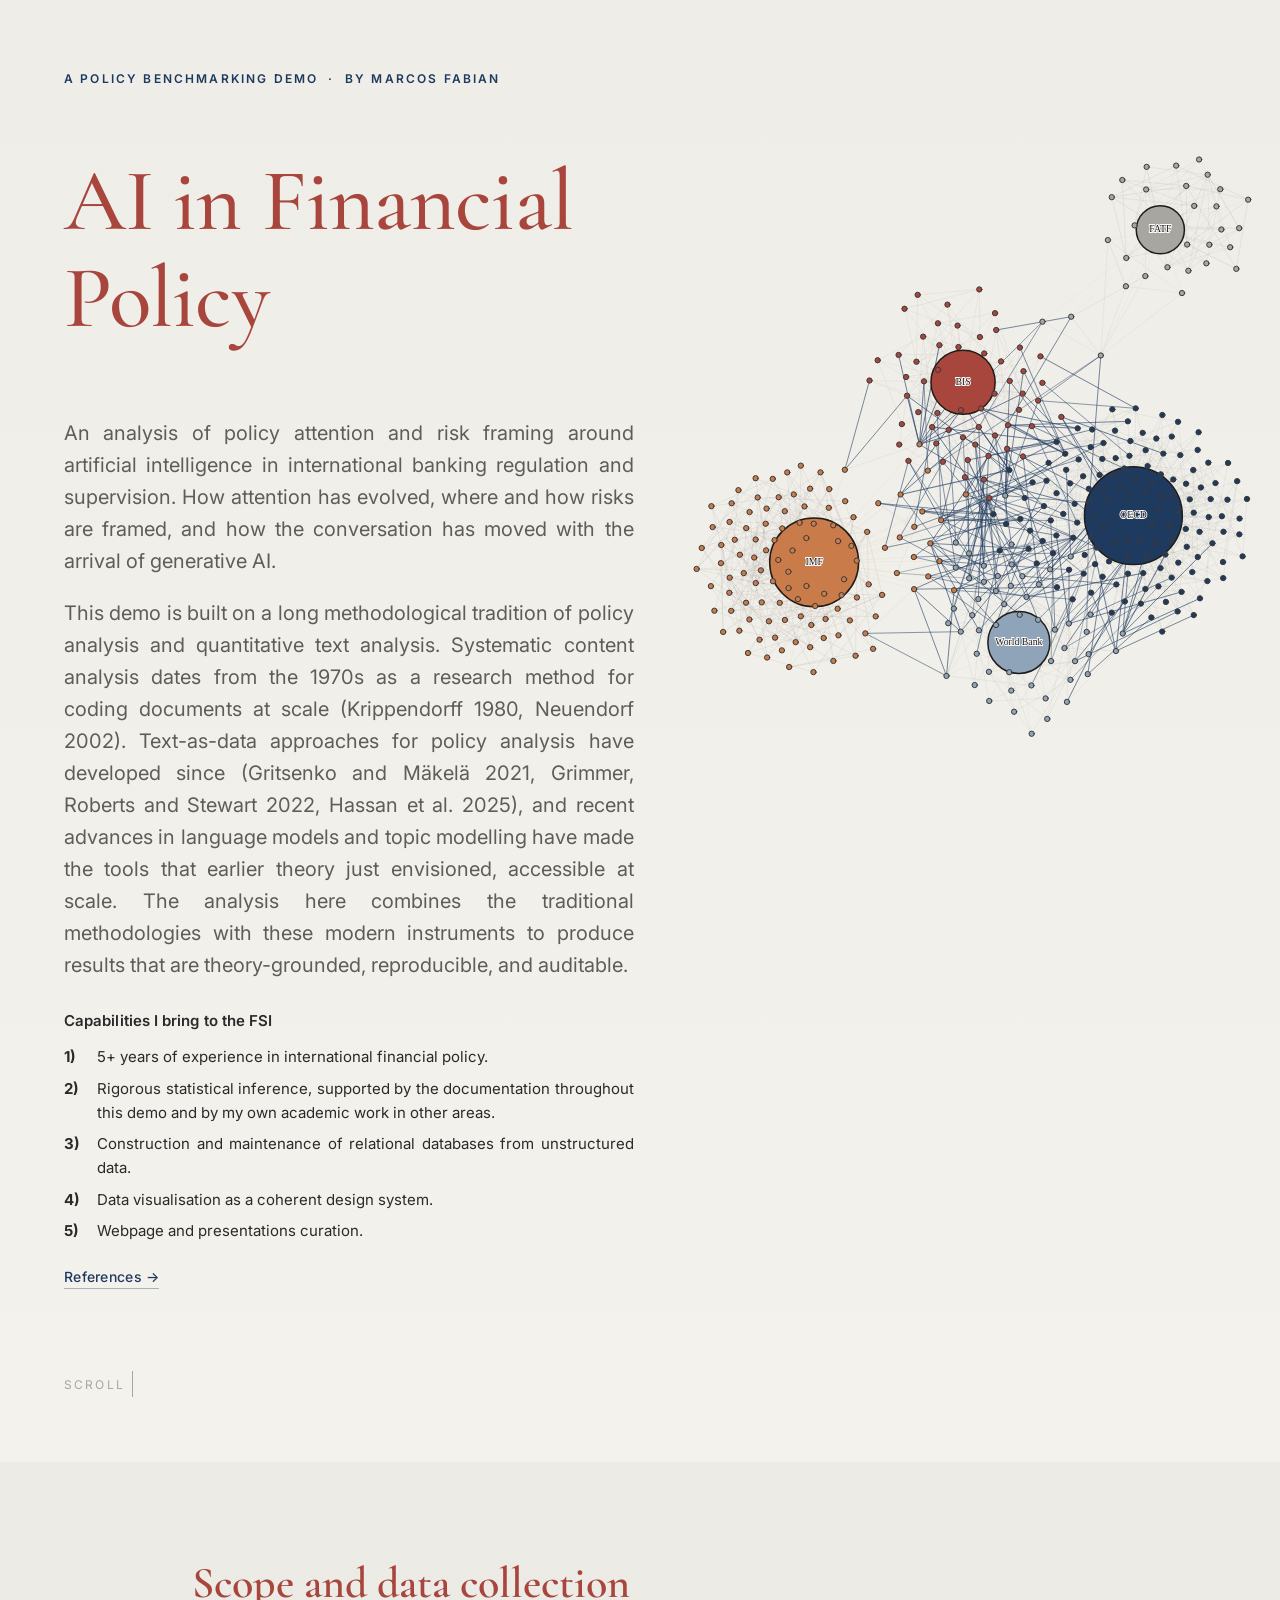
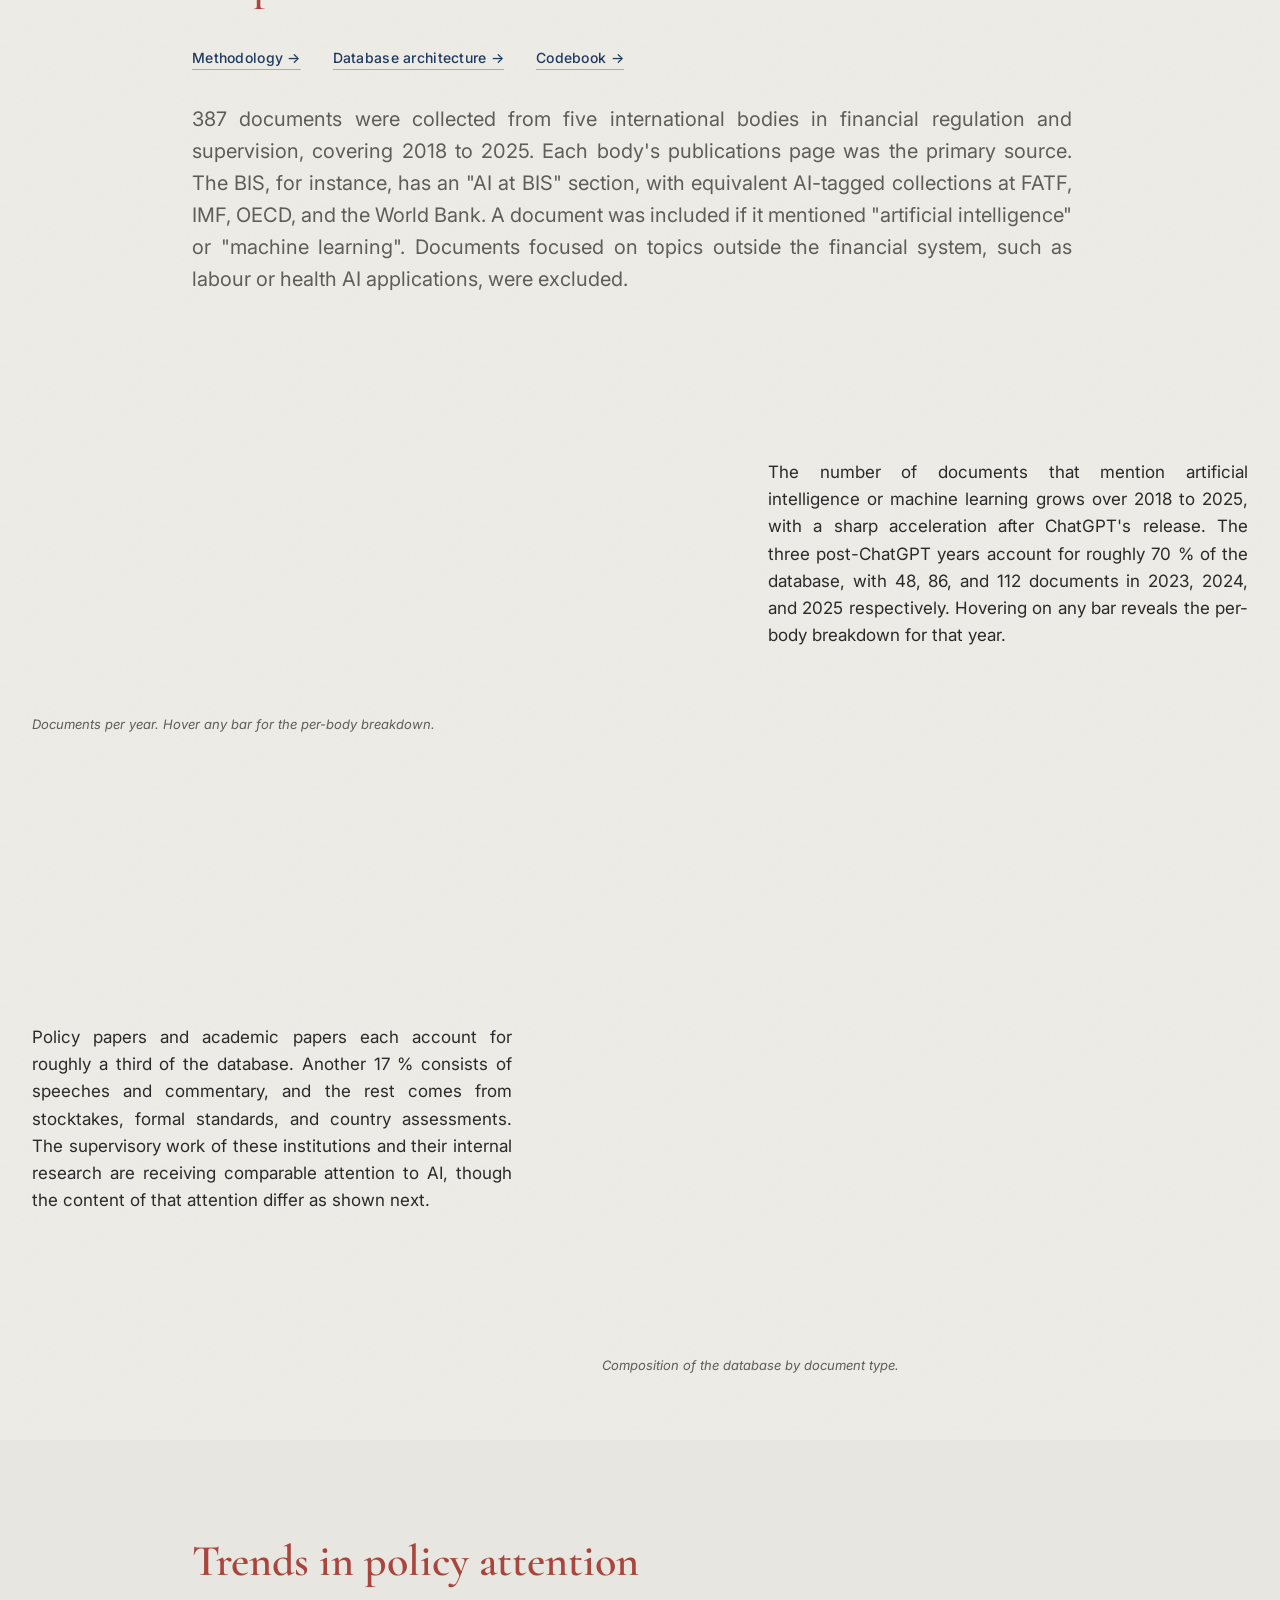
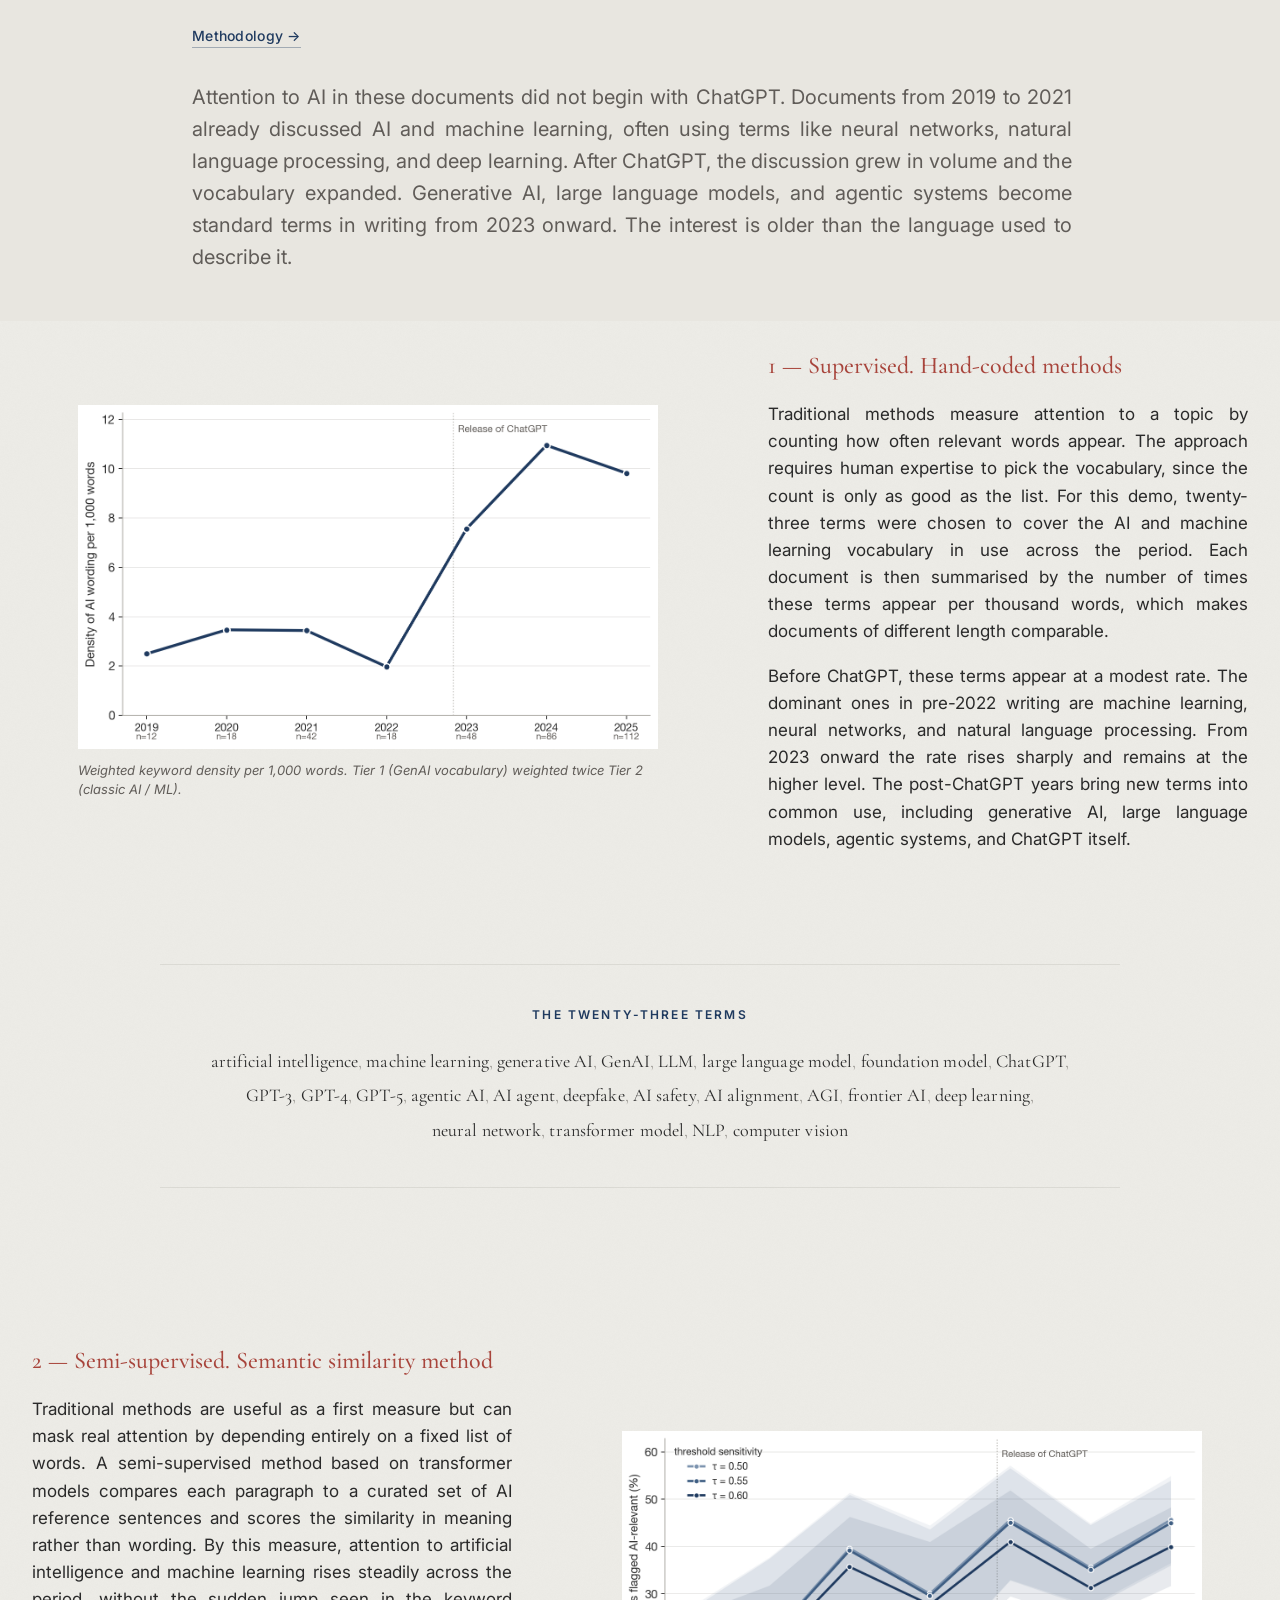
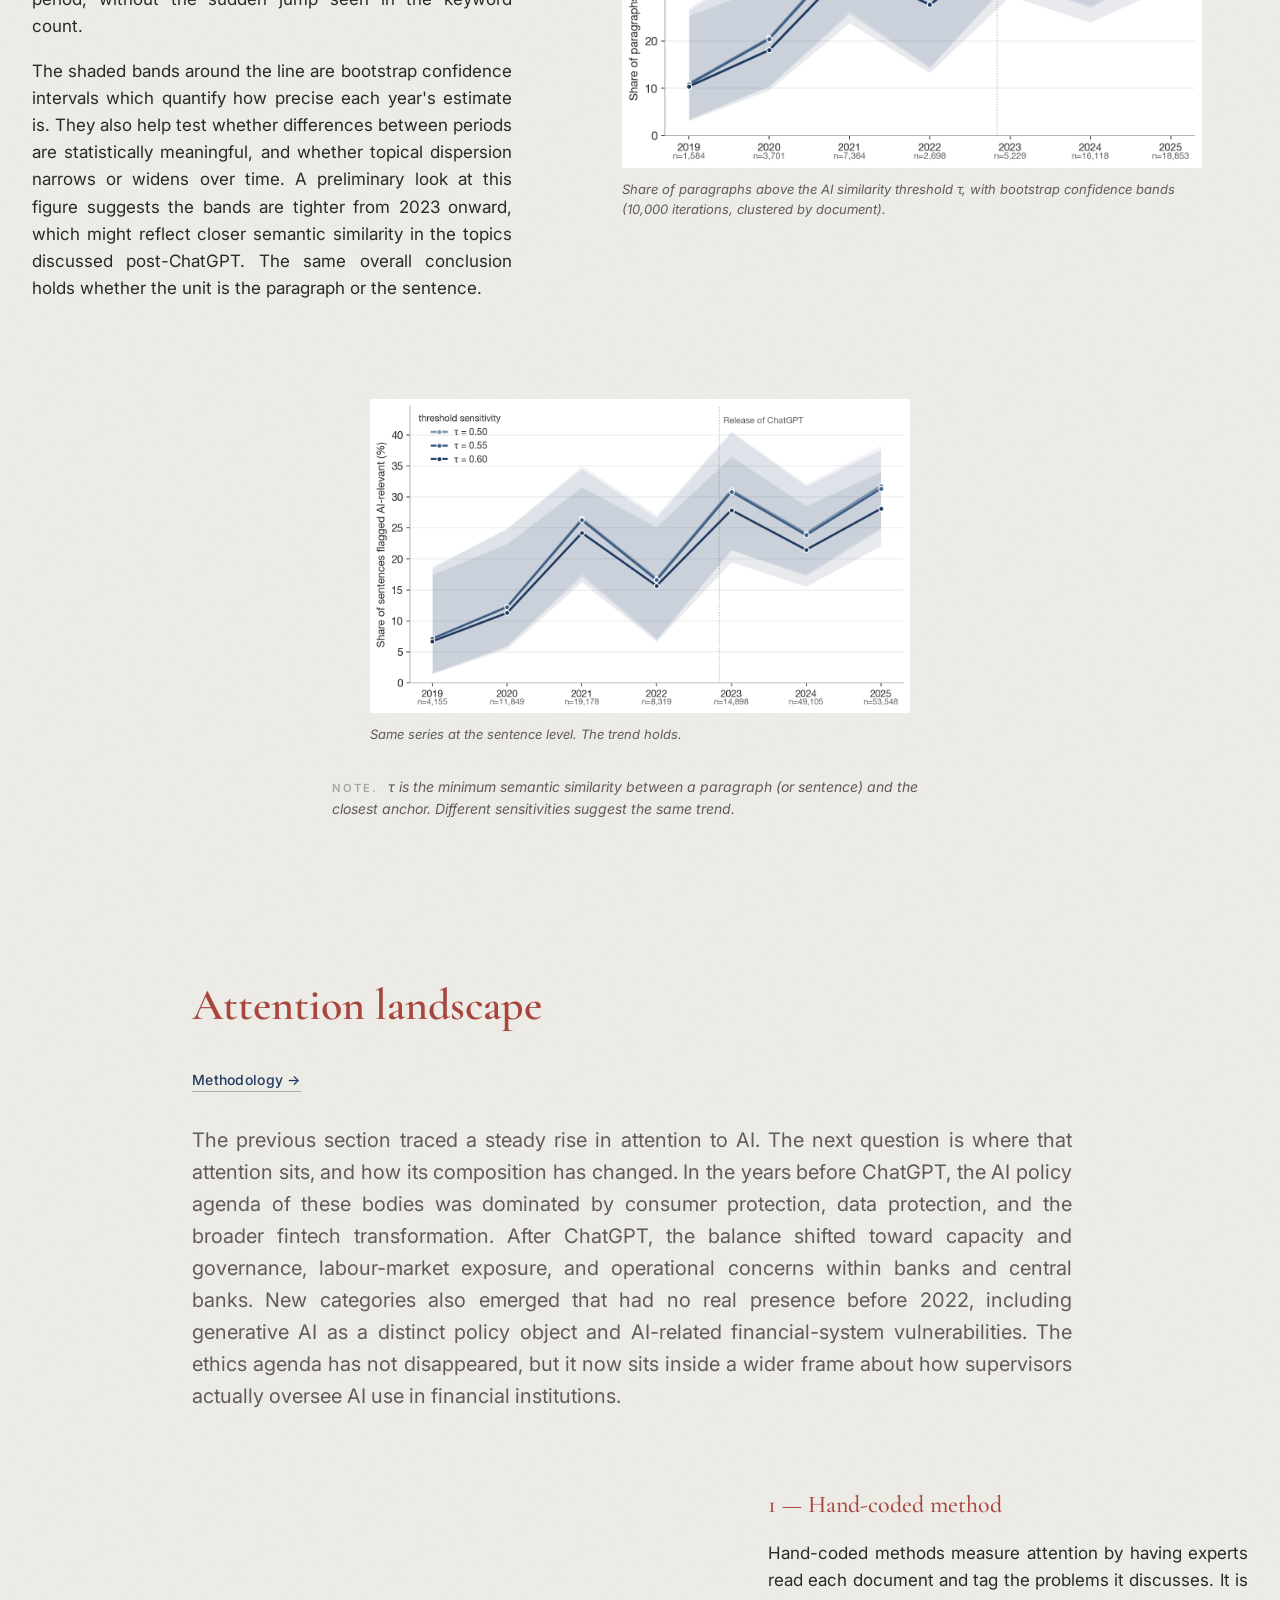
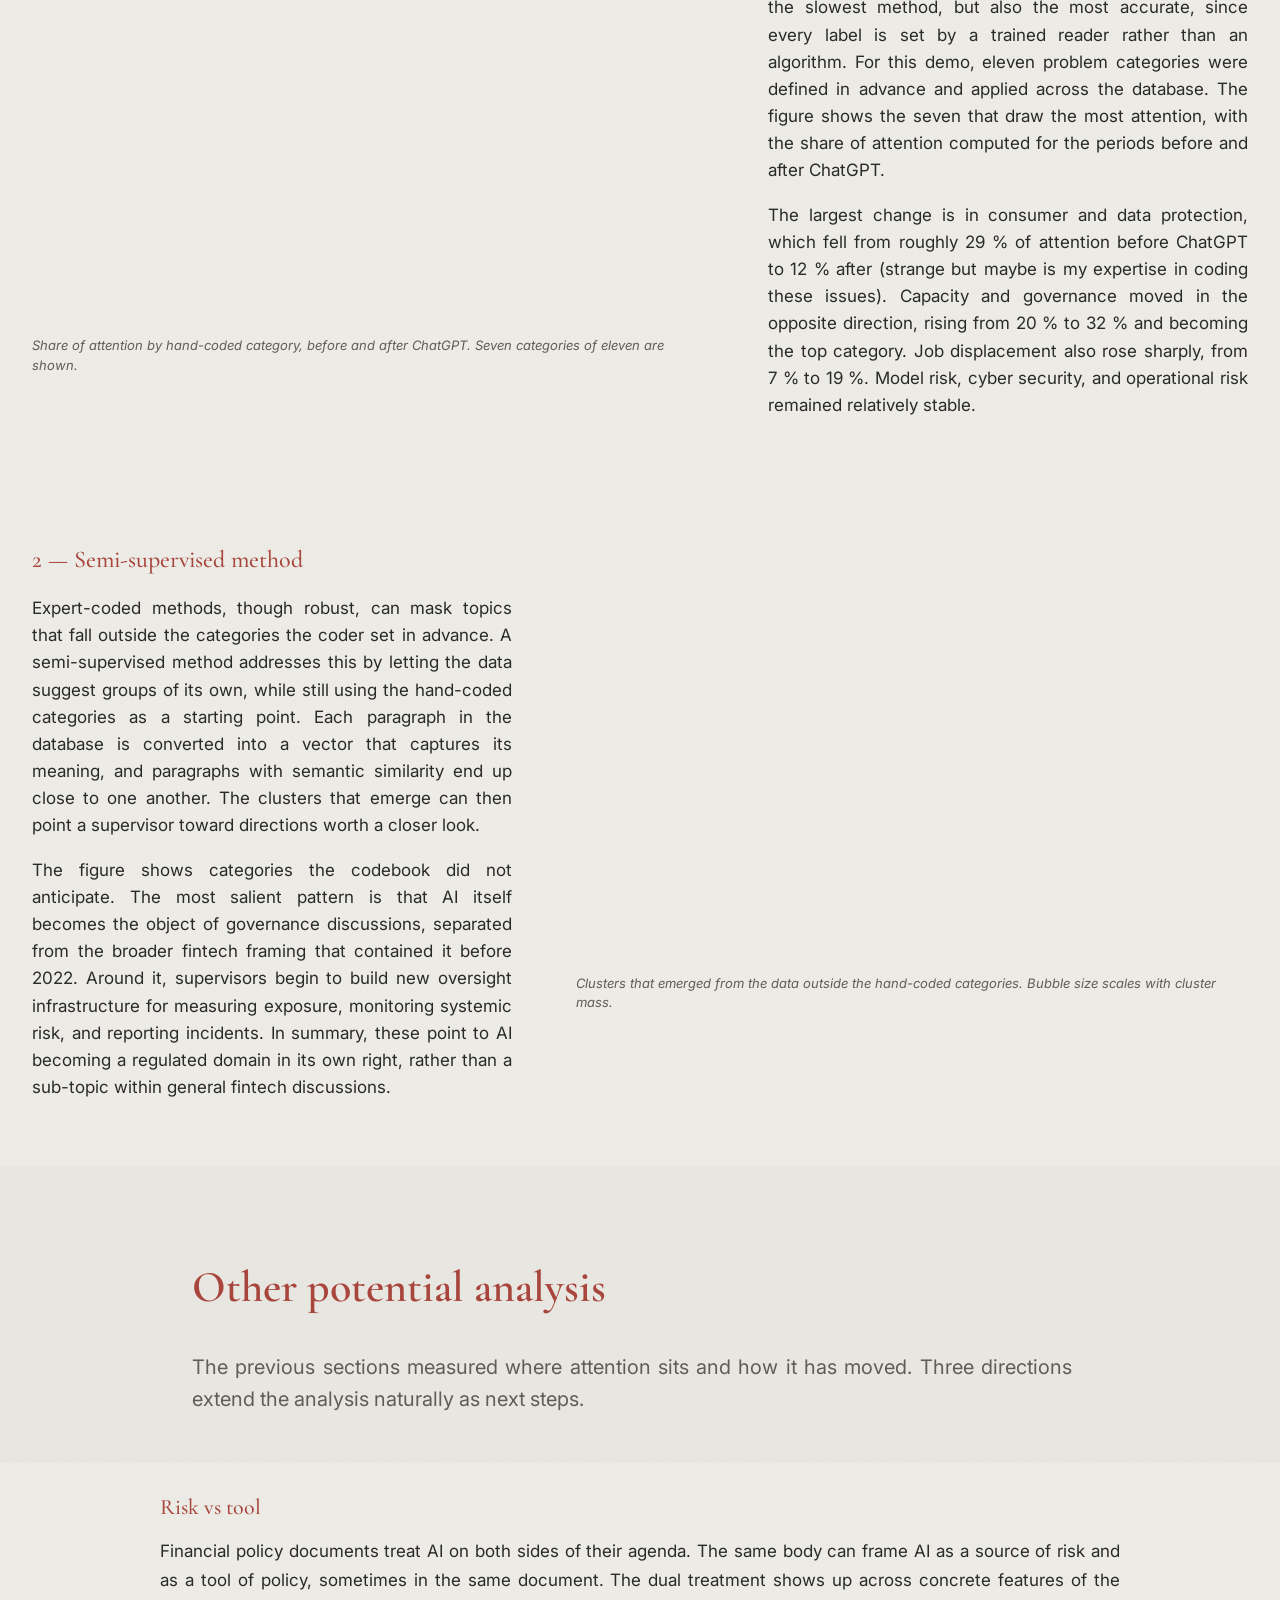
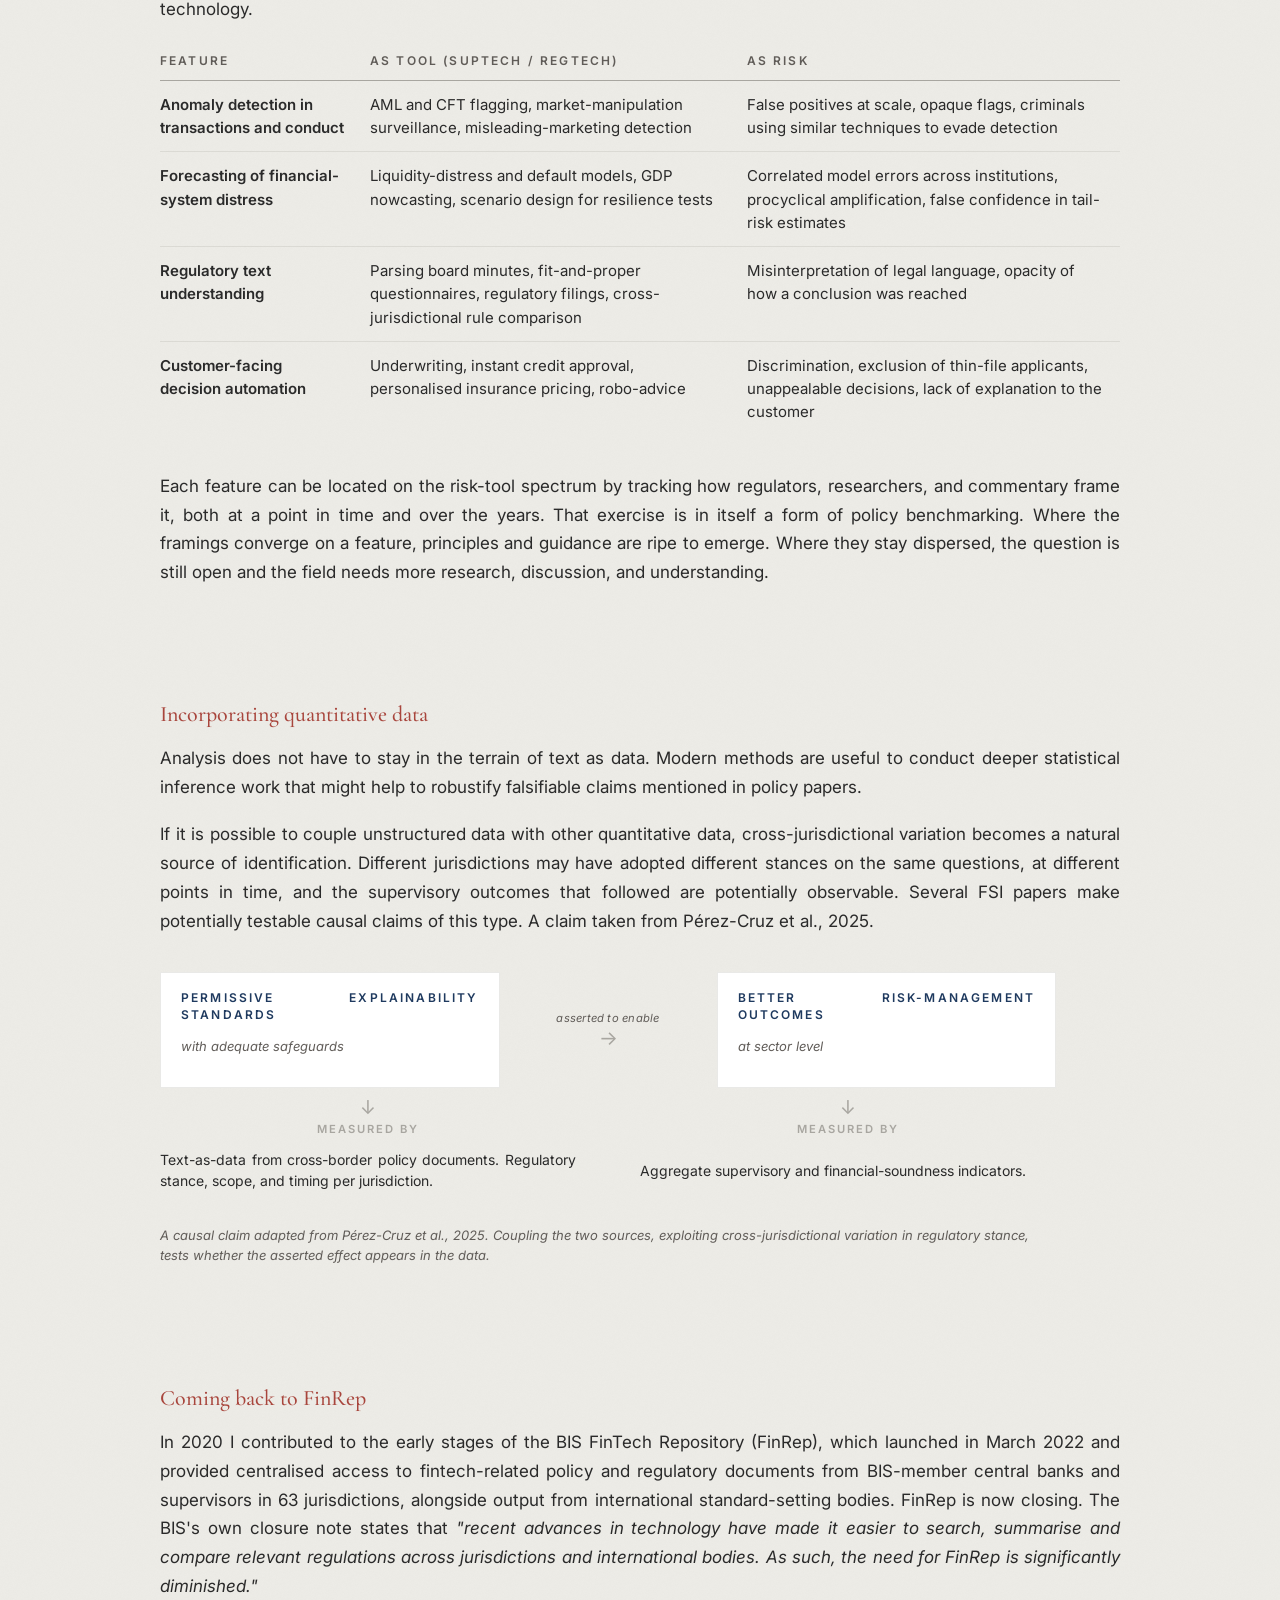
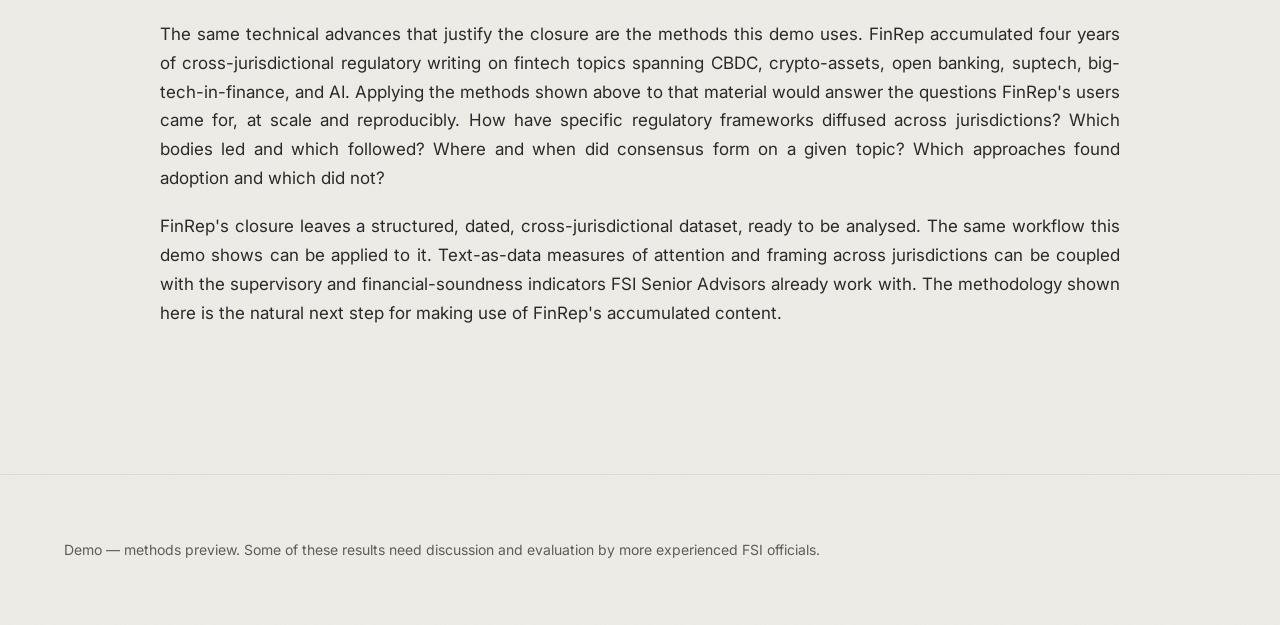
<file: index.html>
<!doctype html>
<html lang="en">
<head>
  <meta charset="utf-8" />
  <meta name="viewport" content="width=device-width, initial-scale=1" />
  <title>AI in Financial Policy — Demo</title>
  <meta name="description" content="A demo of policy-attention analysis on AI in international banking regulation and supervision." />

  <!-- Fonts (CDN for scaffold; self-host before publication, per design rules) -->
  <link rel="preconnect" href="https://fonts.googleapis.com" />
  <link rel="preconnect" href="https://fonts.gstatic.com" crossorigin />
  <link
    href="https://fonts.googleapis.com/css2?family=Cormorant+Garamond:wght@500;600;700&family=Inter:wght@400;500;600&display=swap"
    rel="stylesheet"
  />

  <link rel="stylesheet" href="styles/tokens.css" />
  <link rel="stylesheet" href="styles/base.css" />
  <link rel="stylesheet" href="styles/layout.css" />
  <link rel="stylesheet" href="styles/components.css" />
</head>

<body>
  <main>
    <!-- HERO — split: text + interactive proximity map -->
    <section class="hero" aria-labelledby="hero-title">
      <div class="hero__text">
        <div class="hero__inner">
          <p class="eyebrow reveal" data-reveal-index="0">A Policy Benchmarking Demo &nbsp;·&nbsp; By Marcos Fabian</p>
          <h1 id="hero-title" class="hero__title reveal" data-reveal-index="1">
            AI in Financial Policy
          </h1>
          <p class="hero__lede reveal" data-reveal-index="2">
            An analysis of policy attention and risk framing around artificial
            intelligence in international banking regulation and supervision.
            How attention has evolved, where and how risks are framed, and
            how the conversation has moved with the arrival of generative AI.
          </p>
          <p class="hero__lede reveal" data-reveal-index="3">
            This demo is built on a long methodological tradition of policy
            analysis and quantitative text analysis. Systematic content
            analysis dates from the 1970s as a research method for coding
            documents at scale (Krippendorff 1980, Neuendorf 2002).
            Text-as-data approaches for policy analysis have developed since
            (Gritsenko and Mäkelä 2021, Grimmer, Roberts and Stewart 2022,
            Hassan et al. 2025), and recent advances in language models and
            topic modelling have made the tools that earlier theory just
            envisioned, accessible at scale. The analysis here combines the
            traditional methodologies with these modern instruments to
            produce results that are theory-grounded, reproducible, and
            auditable.
          </p>
          <div class="capability-block reveal" data-reveal-index="4">
            <p class="capability-block__label">Capabilities I bring to the FSI</p>
            <ol class="capability-list">
              <li>5+ years of experience in international financial policy.</li>
              <li>Rigorous statistical inference, supported by the documentation throughout this demo and by my own academic work in other areas.</li>
              <li>Construction and maintenance of relational databases from unstructured data.</li>
              <li>Data visualisation as a coherent design system.</li>
              <li>Webpage and presentations curation.</li>
            </ol>
          </div>
          <p class="reveal" data-reveal-index="5" style="margin-top: 1.25rem;">
            <a class="arrow-link" href="references.html" aria-label="Open the references page">
              References &rarr;
            </a>
          </p>
          <p class="scroll-hint reveal" data-reveal-index="6">Scroll</p>
        </div>
      </div>
      <div class="hero__map" aria-label="Interactive proximity map of the documents by semantic similarity">
        <iframe
          src="assets/figures/stage4_proximity.html"
          title="Interactive proximity map of the documents by semantic similarity"
          loading="eager"
        ></iframe>
      </div>
    </section>

    <!-- SECTION 1 OPENER — natural-flow (leads directly into its figures) -->
    <section class="section-opener section-opener--flow" aria-labelledby="scope-title">
      <div class="section-opener__inner">
        <h2 id="scope-title" class="section-opener__title reveal" data-reveal-index="0">
          Scope and data collection
        </h2>
        <p class="button-row reveal" data-reveal-index="1">
          <a class="arrow-link" href="methodology/F0/methodology.html">Methodology &rarr;</a>
          <a class="arrow-link" href="methodology/F0/database_architecture.html">Database architecture &rarr;</a>
          <a class="arrow-link" href="methodology/F0/codebook.html">Codebook &rarr;</a>
        </p>
        <p class="section-opener__lede section-opener__lede--wide reveal" data-reveal-index="2">
          387 documents were collected from five international bodies in
          financial regulation and supervision, covering 2018 to 2025. Each
          body's publications page was the primary source. The BIS, for
          instance, has an "AI at BIS" section, with equivalent AI-tagged
          collections at FATF, IMF, OECD, and the World Bank. A document
          was included if it mentioned "artificial intelligence" or
          "machine learning". Documents focused on topics outside the
          financial system, such as labour or health AI applications, were
          excluded.
        </p>
      </div>
    </section>

    <!-- SECTION 1 BODY — DOCS PER YEAR -->
    <section class="section-body section-body--tight">
      <div class="section-body__inner">
        <div class="grid-figure-text">
          <figure class="figure figure--interactive reveal" data-reveal-index="0" data-aspect="bar">
            <iframe
              src="assets/figures/F0_n_docs_per_year.html"
              title="Number of AI-mentioning documents per year, 2018 to 2025"
              loading="lazy"
            ></iframe>
            <figcaption class="figure-caption">
              Documents per year. Hover any bar for the per-body breakdown.
            </figcaption>
          </figure>
          <div class="prose reveal" data-reveal-index="1">
            <p>
              The number of documents that mention artificial intelligence or
              machine learning grows over 2018 to 2025, with a sharp
              acceleration after ChatGPT's release. The three post-ChatGPT
              years account for roughly 70 % of the database, with 48, 86,
              and 112 documents in 2023, 2024, and 2025 respectively.
              Hovering on any bar reveals the per-body breakdown for that
              year.
            </p>
          </div>
        </div>
      </div>
    </section>

    <!-- SECTION 1 BODY — DOC TYPE PIE -->
    <section class="section-body">
      <div class="section-body__inner">
        <div class="grid-figure-text grid-figure-text--reverse">
          <figure class="figure figure--interactive reveal" data-reveal-index="0" data-aspect="pie">
            <iframe
              src="assets/figures/F0_doc_type_pie.html"
              title="Share of documents by type across the database"
              loading="lazy"
            ></iframe>
            <figcaption class="figure-caption">
              Composition of the database by document type.
            </figcaption>
          </figure>
          <div class="prose reveal" data-reveal-index="1">
            <p>
              Policy papers and academic papers each account for roughly a
              third of the database. Another 17 % consists of speeches and
              commentary, and the rest comes from stocktakes, formal
              standards, and country assessments. The supervisory work of
              these institutions and their internal research are receiving
              comparable attention to AI, though the content of that
              attention differ as shown next.
            </p>
          </div>
        </div>
      </div>
    </section>

    <!-- SECTION 2 OPENER -->
    <section class="section-opener section-opener--flow section-opener--tinted" aria-labelledby="attention-title">
      <div class="section-opener__inner">
        <h2 id="attention-title" class="section-opener__title reveal" data-reveal-index="0">
          Trends in policy attention
        </h2>
        <p class="button-row reveal" data-reveal-index="1">
          <a class="arrow-link" href="methodology/F1/methodology.html">Methodology &rarr;</a>
        </p>
        <p class="section-opener__lede section-opener__lede--wide reveal" data-reveal-index="2">
          Attention to AI in these documents did not begin with ChatGPT.
          Documents from 2019 to 2021 already discussed AI and machine
          learning, often using terms like neural networks, natural language
          processing, and deep learning. After ChatGPT, the
          discussion grew in volume and the vocabulary expanded. Generative
          AI, large language models, and agentic systems become standard
          terms in writing from 2023 onward. The interest is older than the
          language used to describe it.
        </p>
      </div>
    </section>

    <!-- SECTION 2 BODY — METHOD 1: SUPERVISED -->
    <section class="section-body section-body--tight">
      <div class="section-body__inner">
        <div class="grid-figure-text">
          <figure class="figure reveal" data-reveal-index="0">
            <img src="assets/figures/F1a_traditional.png" alt="Weighted yearly keyword density per 1,000 words across the documents, flat pre-2022, sharp jump from 2023 onward." />
            <figcaption class="figure-caption">
              Weighted keyword density per 1,000 words. Tier 1 (GenAI
              vocabulary) weighted twice Tier 2 (classic AI / ML).
            </figcaption>
          </figure>
          <div class="prose reveal" data-reveal-index="1">
            <h3>1 — Supervised. Hand-coded methods</h3>
            <p>
              Traditional methods measure attention to a topic by counting
              how often relevant words appear. The approach requires human
              expertise to pick the vocabulary, since the count is only as
              good as the list. For this demo, twenty-three terms were
              chosen to cover the AI and machine learning vocabulary in use
              across the period. Each document is then summarised by the
              number of times these terms appear per thousand words, which
              makes documents of different length comparable.
            </p>
            <p>
              Before ChatGPT, these terms appear at a modest rate. The
              dominant ones in pre-2022 writing are machine learning, neural
              networks, and natural language processing. From 2023 onward
              the rate rises sharply and remains at the higher level. The
              post-ChatGPT years bring new terms into common use, including
              generative AI, large language models, agentic systems, and
              ChatGPT itself.
            </p>
          </div>
        </div>
      </div>
    </section>

    <!-- KEYWORD VOCABULARY BAND -->
    <section class="section-body section-body--tight">
      <div class="section-body__inner">
        <aside class="keyword-list reveal" data-reveal-index="0" aria-label="The twenty-three keyword terms">
          <p class="keyword-list__label eyebrow">The twenty-three terms</p>
          <ul class="keyword-list__items">
            <li>artificial intelligence</li>
            <li>machine learning</li>
            <li>generative AI</li>
            <li>GenAI</li>
            <li>LLM</li>
            <li>large language model</li>
            <li>foundation model</li>
            <li>ChatGPT</li>
            <li>GPT-3</li>
            <li>GPT-4</li>
            <li>GPT-5</li>
            <li>agentic AI</li>
            <li>AI agent</li>
            <li>deepfake</li>
            <li>AI safety</li>
            <li>AI alignment</li>
            <li>AGI</li>
            <li>frontier AI</li>
            <li>deep learning</li>
            <li>neural network</li>
            <li>transformer model</li>
            <li>NLP</li>
            <li>computer vision</li>
          </ul>
        </aside>
      </div>
    </section>

    <!-- SECTION 2 BODY — METHOD 2: SEMI-SUPERVISED -->
    <section class="section-body">
      <div class="section-body__inner">
        <div class="grid-figure-text grid-figure-text--reverse">
          <figure class="figure reveal" data-reveal-index="0">
            <img src="assets/figures/F1_paragraph_joint.png" alt="Yearly share of paragraphs whose semantic similarity to AI reference sentences exceeds three sensitivity thresholds, with bootstrap confidence bands." />
            <figcaption class="figure-caption">
              Share of paragraphs above the AI similarity threshold τ, with
              bootstrap confidence bands (10,000 iterations, clustered by
              document).
            </figcaption>
          </figure>
          <div class="prose reveal" data-reveal-index="1">
            <h3>2 — Semi-supervised. Semantic similarity method</h3>
            <p>
              Traditional methods are useful as a first measure but can mask
              real attention by depending entirely on a fixed list of words.
              A semi-supervised method based on transformer models compares
              each paragraph to a curated set of AI reference sentences and
              scores the similarity in meaning rather than wording. By this
              measure, attention to artificial intelligence and machine
              learning rises steadily across the period, without the sudden
              jump seen in the keyword count.
            </p>
            <p>
              The shaded bands around the line are bootstrap confidence
              intervals which quantify how precise each year's estimate is.
              They also help test whether differences between periods are
              statistically meaningful, and whether topical dispersion
              narrows or widens over time. A preliminary look at this figure
              suggests the bands are tighter from 2023 onward, which might
              reflect closer semantic similarity in the topics discussed
              post-ChatGPT. The same overall conclusion holds whether the
              unit is the paragraph or the sentence.
            </p>
          </div>
        </div>
      </div>
    </section>

    <!-- COMPANION SENTENCE-UNIT FIGURE + FOOTNOTE + METHODOLOGY -->
    <section class="section-body section-body--tight">
      <div class="section-body__inner">
        <figure class="figure figure--compact reveal" data-reveal-index="0">
          <img src="assets/figures/F1_sentence_joint.png" alt="Same series at the sentence level, showing the same upward trend in semantic similarity to AI reference sentences." />
          <figcaption class="figure-caption">
            Same series at the sentence level. The trend holds.
          </figcaption>
        </figure>

        <p class="footnote reveal" data-reveal-index="1">
          τ is the minimum semantic similarity between a paragraph (or
          sentence) and the closest anchor. Different sensitivities suggest
          the same trend.
        </p>
      </div>
    </section>

    <!-- SECTION 3 OPENER -->
    <section class="section-opener section-opener--flow" aria-labelledby="landscape-title">
      <div class="section-opener__inner">
        <h2 id="landscape-title" class="section-opener__title reveal" data-reveal-index="0">
          Attention landscape
        </h2>
        <p class="button-row reveal" data-reveal-index="1">
          <a class="arrow-link" href="methodology/F2/methodology.html">Methodology &rarr;</a>
        </p>
        <p class="section-opener__lede section-opener__lede--wide reveal" data-reveal-index="2">
          The previous section traced a steady rise in attention to AI.
          The next question is where that attention sits, and how its
          composition has changed. In the years before ChatGPT, the AI
          policy agenda of these bodies was dominated by consumer
          protection, data protection, and the broader fintech
          transformation. After ChatGPT, the balance shifted toward
          capacity and governance, labour-market exposure, and operational
          concerns within banks and central banks. New categories also
          emerged that had no real presence before 2022, including
          generative AI as a distinct policy object and AI-related
          financial-system vulnerabilities. The ethics agenda has not
          disappeared, but it now sits inside a wider frame about how
          supervisors actually oversee AI use in financial institutions.
        </p>
      </div>
    </section>

    <!-- SECTION 3 BODY — METHOD 1: HAND-CODED -->
    <section class="section-body section-body--tight">
      <div class="section-body__inner">
        <div class="grid-figure-text">
          <figure class="figure figure--interactive reveal" data-reveal-index="0" data-aspect="dumbbell">
            <iframe
              src="assets/figures/F2_dumbbell_codebook.html"
              title="Share of policy attention by hand-coded category, before and after ChatGPT"
              loading="lazy"
            ></iframe>
            <figcaption class="figure-caption">
              Share of attention by hand-coded category, before and after
              ChatGPT. Seven categories of eleven are shown.
            </figcaption>
          </figure>
          <div class="prose reveal" data-reveal-index="1">
            <h3>1 — Hand-coded method</h3>
            <p>
              Hand-coded methods measure attention by having experts read
              each document and tag the problems it discusses. It is the
              slowest method, but also the most accurate, since every label
              is set by a trained reader rather than an algorithm. For this
              demo, eleven problem categories were defined in advance and
              applied across the database. The figure shows the seven that
              draw the most attention, with the share of attention computed
              for the periods before and after ChatGPT.
            </p>
            <p>
              The largest change is in consumer and data protection, which
              fell from roughly 29 % of attention before ChatGPT to 12 %
              after (strange but maybe is my expertise in coding these
              issues). Capacity and governance moved in the opposite
              direction, rising from 20 % to 32 % and becoming the top
              category. Job displacement also rose sharply, from 7 % to
              19 %. Model risk, cyber security, and operational risk
              remained relatively stable.
            </p>
          </div>
        </div>
      </div>
    </section>

    <!-- SECTION 3 BODY — METHOD 2: SEMI-SUPERVISED -->
    <section class="section-body">
      <div class="section-body__inner">
        <div class="grid-figure-text grid-figure-text--reverse">
          <figure class="figure figure--interactive reveal" data-reveal-index="0" data-aspect="bubblemap">
            <iframe
              src="assets/figures/F2_cloud_B_bubblemap.html"
              title="Bubble map of semantic clusters that emerged outside the predefined codebook"
              loading="lazy"
            ></iframe>
            <figcaption class="figure-caption">
              Clusters that emerged from the data outside the hand-coded
              categories. Bubble size scales with cluster mass.
            </figcaption>
          </figure>
          <div class="prose reveal" data-reveal-index="1">
            <h3>2 — Semi-supervised method</h3>
            <p>
              Expert-coded methods, though robust, can mask topics that fall
              outside the categories the coder set in advance. A
              semi-supervised method addresses this by letting the data
              suggest groups of its own, while still using the hand-coded
              categories as a starting point. Each paragraph in the
              database is converted into a vector that captures its
              meaning, and paragraphs with semantic similarity end up close
              to one another. The clusters that emerge can then point a
              supervisor toward directions worth a closer look.
            </p>
            <p>
              The figure shows categories the codebook did not anticipate.
              The most salient pattern is that AI itself becomes the object
              of governance discussions, separated from the broader fintech
              framing that contained it before 2022. Around it, supervisors
              begin to build new oversight infrastructure for measuring
              exposure, monitoring systemic risk, and reporting incidents.
              In summary, these point to AI becoming a regulated domain in
              its own right, rather than a sub-topic within general fintech
              discussions.
            </p>
          </div>
        </div>
      </div>
    </section>

    <!-- SECTION 4 OPENER -->
    <section class="section-opener section-opener--flow section-opener--tinted" aria-labelledby="extra-title">
      <div class="section-opener__inner">
        <h2 id="extra-title" class="section-opener__title reveal" data-reveal-index="0">
          Other potential analysis
        </h2>
        <p class="section-opener__lede section-opener__lede--wide reveal" data-reveal-index="1">
          The previous sections measured where attention sits and how it
          has moved. Three directions extend the analysis naturally as
          next steps.
        </p>
      </div>
    </section>

    <!-- SECTION 4 BODY — RISK VS TOOL -->
    <section class="section-body section-body--tight">
      <div class="section-body__inner">
        <article class="note-body note-body--free reveal" data-reveal-index="0">
          <h3>Risk vs tool</h3>
          <p>
            Financial policy documents treat AI on both sides of their
            agenda. The same body can frame AI as a source of risk and
            as a tool of policy, sometimes in the same document. The
            dual treatment shows up across concrete features of the
            technology.
          </p>
          <table>
            <thead>
              <tr>
                <th>Feature</th>
                <th>As tool (suptech / regtech)</th>
                <th>As risk</th>
              </tr>
            </thead>
            <tbody>
              <tr>
                <td><strong>Anomaly detection in transactions and conduct</strong></td>
                <td>AML and CFT flagging, market-manipulation surveillance, misleading-marketing detection</td>
                <td>False positives at scale, opaque flags, criminals using similar techniques to evade detection</td>
              </tr>
              <tr>
                <td><strong>Forecasting of financial-system distress</strong></td>
                <td>Liquidity-distress and default models, GDP nowcasting, scenario design for resilience tests</td>
                <td>Correlated model errors across institutions, procyclical amplification, false confidence in tail-risk estimates</td>
              </tr>
              <tr>
                <td><strong>Regulatory text understanding</strong></td>
                <td>Parsing board minutes, fit-and-proper questionnaires, regulatory filings, cross-jurisdictional rule comparison</td>
                <td>Misinterpretation of legal language, opacity of how a conclusion was reached</td>
              </tr>
              <tr>
                <td><strong>Customer-facing decision automation</strong></td>
                <td>Underwriting, instant credit approval, personalised insurance pricing, robo-advice</td>
                <td>Discrimination, exclusion of thin-file applicants, unappealable decisions, lack of explanation to the customer</td>
              </tr>
            </tbody>
          </table>
          <p>
            Each feature can be located on the risk-tool spectrum by
            tracking how regulators, researchers, and commentary frame
            it, both at a point in time and over the years. That
            exercise is in itself a form of policy benchmarking. Where
            the framings converge on a feature, principles and guidance
            are ripe to emerge. Where they stay dispersed, the question
            is still open and the field needs more research, discussion,
            and understanding.
          </p>
        </article>
      </div>
    </section>

    <!-- SECTION 4 BODY — INCORPORATING QUANTITATIVE DATA -->
    <section class="section-body section-body--tight">
      <div class="section-body__inner">
        <article class="note-body note-body--free reveal" data-reveal-index="0">
          <h3>Incorporating quantitative data</h3>
          <p>
            Analysis does not have to stay in the terrain of text as
            data. Modern methods are useful to conduct deeper
            statistical inference work that might help to robustify
            falsifiable claims mentioned in policy papers.
          </p>
          <p>
            If it is possible to couple unstructured data with other
            quantitative data, cross-jurisdictional variation becomes a
            natural source of identification. Different jurisdictions
            may have adopted different stances on the same questions,
            at different points in time, and the supervisory outcomes
            that followed are potentially observable. Several FSI
            papers make potentially testable causal claims of this
            type. A claim taken from Pérez-Cruz et al., 2025.
          </p>

          <figure class="causal-diagram" aria-label="Causal claim from Pérez-Cruz et al. 2025">
            <div class="causal-diagram__row causal-diagram__row--top">
              <div class="causal-box">
                <p class="causal-box__title">Permissive explainability standards</p>
                <p class="causal-box__sub">with adequate safeguards</p>
              </div>
              <div class="causal-link" role="presentation">
                <span class="causal-link__label">asserted to enable</span>
                <span class="causal-link__arrow">&rarr;</span>
              </div>
              <div class="causal-box">
                <p class="causal-box__title">Better risk-management outcomes</p>
                <p class="causal-box__sub">at sector level</p>
              </div>
            </div>
            <div class="causal-diagram__row causal-diagram__row--middle" aria-hidden="true">
              <div class="causal-meas">
                <span class="causal-meas__arrow">&darr;</span>
                <span class="causal-meas__label">measured by</span>
              </div>
              <div></div>
              <div class="causal-meas">
                <span class="causal-meas__arrow">&darr;</span>
                <span class="causal-meas__label">measured by</span>
              </div>
            </div>
            <div class="causal-diagram__row causal-diagram__row--bottom">
              <p class="causal-source">Text-as-data from cross-border policy documents. Regulatory stance, scope, and timing per jurisdiction.</p>
              <div></div>
              <p class="causal-source">Aggregate supervisory and financial-soundness indicators.</p>
            </div>
            <figcaption class="figure-caption">
              A causal claim adapted from Pérez-Cruz et al., 2025. Coupling
              the two sources, exploiting cross-jurisdictional variation
              in regulatory stance, tests whether the asserted effect
              appears in the data.
            </figcaption>
          </figure>
        </article>
      </div>
    </section>

    <!-- SECTION 4 BODY — COMING BACK TO FINREP -->
    <section class="section-body section-body--tight">
      <div class="section-body__inner">
        <article class="note-body note-body--free reveal" data-reveal-index="0">
          <h3>Coming back to FinRep</h3>
          <p>
            In 2020 I contributed to the early stages of the BIS FinTech
            Repository (FinRep), which launched in March 2022 and
            provided centralised access to fintech-related policy and
            regulatory documents from BIS-member central banks and
            supervisors in 63 jurisdictions, alongside output from
            international standard-setting bodies. FinRep is now
            closing. The BIS's own closure note states that
            <em>"recent advances in technology have made it easier to
            search, summarise and compare relevant regulations across
            jurisdictions and international bodies. As such, the need
            for FinRep is significantly diminished."</em>
          </p>
          <p>
            The same technical advances that justify the closure are
            the methods this demo uses. FinRep accumulated four years
            of cross-jurisdictional regulatory writing on fintech
            topics spanning CBDC, crypto-assets, open banking, suptech,
            big-tech-in-finance, and AI. Applying the methods shown
            above to that material would answer the questions FinRep's
            users came for, at scale and reproducibly. How have
            specific regulatory frameworks diffused across
            jurisdictions? Which bodies led and which followed? Where
            and when did consensus form on a given topic? Which
            approaches found adoption and which did not?
          </p>
          <p>
            FinRep's closure leaves a structured, dated,
            cross-jurisdictional dataset, ready to be analysed. The
            same workflow this demo shows can be applied to it.
            Text-as-data measures of attention and framing across
            jurisdictions can be coupled with the supervisory and
            financial-soundness indicators FSI Senior Advisors already
            work with. The methodology shown here is the natural next
            step for making use of FinRep's accumulated content.
          </p>
        </article>
      </div>
    </section>
  </main>

  <footer class="site-footer">
    <div class="container">
      <p>Demo — methods preview. Some of these results need discussion and evaluation by more experienced FSI officials.</p>
    </div>
  </footer>

  <script src="scripts/reveal.js" defer></script>

  <!-- GoatCounter — privacy-friendly page analytics -->
  <script data-goatcounter="https://marcfabianco.goatcounter.com/count"
          async src="//gc.zgo.at/count.js"></script>
</body>
</html>
</file>
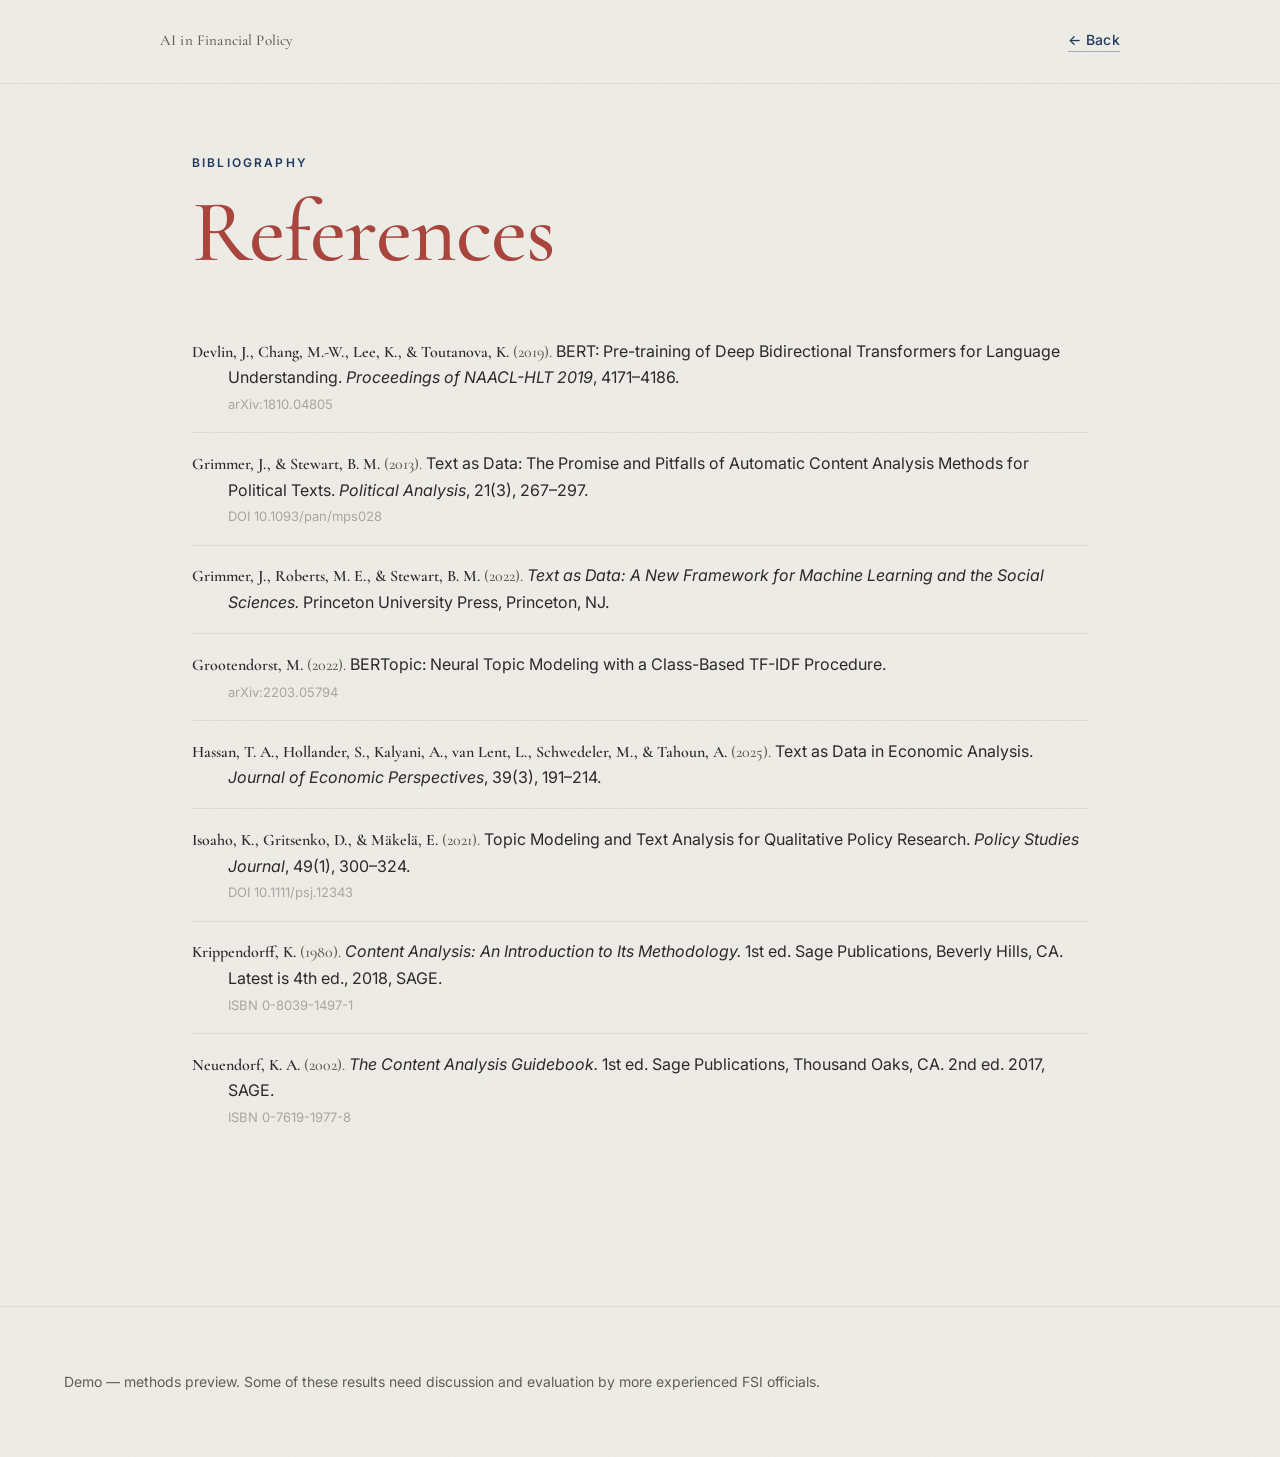
<file: references.html>
<!doctype html>
<html lang="en">
<head>
  <meta charset="utf-8" />
  <meta name="viewport" content="width=device-width, initial-scale=1" />
  <title>References — AI in Financial Policy</title>
  <meta name="description" content="Bibliography for the AI in Financial Policy demo: foundational works in content analysis, text-as-data, and modern language models." />

  <link rel="preconnect" href="https://fonts.googleapis.com" />
  <link rel="preconnect" href="https://fonts.gstatic.com" crossorigin />
  <link
    href="https://fonts.googleapis.com/css2?family=Cormorant+Garamond:wght@500;600;700&family=Inter:wght@400;500;600&display=swap"
    rel="stylesheet"
  />

  <link rel="stylesheet" href="styles/tokens.css" />
  <link rel="stylesheet" href="styles/base.css" />
  <link rel="stylesheet" href="styles/layout.css" />
  <link rel="stylesheet" href="styles/components.css" />
</head>

<body>
  <header class="page-header">
    <div class="page-header__inner">
      <p class="page-header__site"><a href="index.html">AI in Financial Policy</a></p>
      <a class="arrow-link" href="index.html" aria-label="Back to the main page">&larr; Back</a>
    </div>
  </header>

  <main class="subpage">
    <p class="eyebrow">Bibliography</p>
    <h1 class="subpage__title">References</h1>

    <ol class="reference-list">
      <li class="reference-entry">
        <span class="ref-author">Devlin, J., Chang, M.-W., Lee, K., &amp; Toutanova, K.</span>
        <span class="ref-year">(2019).</span>
        BERT: Pre-training of Deep Bidirectional Transformers for Language
        Understanding. <span class="ref-title">Proceedings of NAACL-HLT 2019</span>, 4171–4186.
        <span class="ref-meta">arXiv:1810.04805</span>
      </li>

      <li class="reference-entry">
        <span class="ref-author">Grimmer, J., &amp; Stewart, B. M.</span>
        <span class="ref-year">(2013).</span>
        Text as Data: The Promise and Pitfalls of Automatic Content
        Analysis Methods for Political Texts. <span class="ref-title">Political Analysis</span>,
        21(3), 267–297.
        <span class="ref-meta">DOI 10.1093/pan/mps028</span>
      </li>

      <li class="reference-entry">
        <span class="ref-author">Grimmer, J., Roberts, M. E., &amp; Stewart, B. M.</span>
        <span class="ref-year">(2022).</span>
        <span class="ref-title">Text as Data: A New Framework for Machine Learning and the Social Sciences.</span>
        Princeton University Press, Princeton, NJ.
      </li>

      <li class="reference-entry">
        <span class="ref-author">Grootendorst, M.</span>
        <span class="ref-year">(2022).</span>
        BERTopic: Neural Topic Modeling with a Class-Based TF-IDF Procedure.
        <span class="ref-meta">arXiv:2203.05794</span>
      </li>

      <li class="reference-entry">
        <span class="ref-author">Hassan, T. A., Hollander, S., Kalyani, A., van Lent, L., Schwedeler, M., &amp; Tahoun, A.</span>
        <span class="ref-year">(2025).</span>
        Text as Data in Economic Analysis. <span class="ref-title">Journal of Economic Perspectives</span>,
        39(3), 191–214.
      </li>

      <li class="reference-entry">
        <span class="ref-author">Isoaho, K., Gritsenko, D., &amp; Mäkelä, E.</span>
        <span class="ref-year">(2021).</span>
        Topic Modeling and Text Analysis for Qualitative Policy Research.
        <span class="ref-title">Policy Studies Journal</span>, 49(1), 300–324.
        <span class="ref-meta">DOI 10.1111/psj.12343</span>
      </li>

      <li class="reference-entry">
        <span class="ref-author">Krippendorff, K.</span>
        <span class="ref-year">(1980).</span>
        <span class="ref-title">Content Analysis: An Introduction to Its Methodology.</span>
        1st ed. Sage Publications, Beverly Hills, CA. Latest is 4th ed., 2018, SAGE.
        <span class="ref-meta">ISBN 0-8039-1497-1</span>
      </li>

      <li class="reference-entry">
        <span class="ref-author">Neuendorf, K. A.</span>
        <span class="ref-year">(2002).</span>
        <span class="ref-title">The Content Analysis Guidebook.</span>
        1st ed. Sage Publications, Thousand Oaks, CA. 2nd ed. 2017, SAGE.
        <span class="ref-meta">ISBN 0-7619-1977-8</span>
      </li>
    </ol>
  </main>

  <footer class="site-footer">
    <div class="container">
      <p>Demo — methods preview. Some of these results need discussion and evaluation by more experienced FSI officials.</p>
    </div>
  </footer>

  <!-- GoatCounter — privacy-friendly page analytics -->
  <script data-goatcounter="https://marcfabianco.goatcounter.com/count"
          async src="//gc.zgo.at/count.js"></script>
</body>
</html>
</file>
<file: styles/tokens.css>
/* Design tokens — single source of truth.
   No other file hardcodes hex, px, or motion values. */

:root {
  /* Surfaces */
  --bg:               #EEEDE8;
  --bg-tint-darker:   #E8E6E0;
  --bg-tint-lighter:  #F4F2EC;
  --surface:          #FFFFFF;

  /* Text */
  --text:             #2A2A2A;
  --text-secondary:   #605C58;
  --text-muted:       #A8A6A0;

  /* Accents (one role each) */
  --title:            #A8453C; /* terracotta — titles only */
  --link:             #1F3A5F; /* ink blue — links, eyebrows, labels, nav */
  --spark:            #F5D0CC; /* soft pink — rare, never structural */

  /* Type */
  --font-display: "Cormorant Garamond", "Cormorant", Georgia, serif;
  --font-body:    "Inter", -apple-system, BlinkMacSystemFont, "Helvetica Neue", Arial, sans-serif;

  --fs-eyebrow:    0.75rem;   /* 12px */
  --fs-body:       1.0625rem; /* 17px */
  --fs-lede:       1.25rem;   /* 20px */
  --fs-h3:         1.5rem;    /* 24px — sits comfortably under H2 */
  --fs-h2:         2.75rem;   /* 44px */
  --fs-h1:         clamp(3rem, 7vw, 5.5rem);

  --lh-body:       1.6;
  --lh-display:    1.1;

  --tracking-eyebrow: 0.18em;

  /* Layout */
  --container-max: 84rem;     /* 1344px */
  --gutter:        2rem;
  --gutter-lg:     4rem;

  /* Motion */
  --ease-out:      cubic-bezier(0.22, 0.61, 0.36, 1);
  --reveal-dur:    700ms;
  --reveal-rise:   10px;
  --reveal-stagger: 80ms;

  /* Rule lines */
  --divider:       color-mix(in srgb, var(--text-muted) 25%, transparent);
}

@media (prefers-reduced-motion: reduce) {
  :root {
    --reveal-dur: 1ms;
    --reveal-rise: 0px;
    --reveal-stagger: 0ms;
  }
}
</file>
<file: styles/base.css>
/* Reset + base typography */

*, *::before, *::after { box-sizing: border-box; }

html, body { margin: 0; padding: 0; }

html { -webkit-text-size-adjust: 100%; scroll-behavior: smooth; }

body {
  font-family: var(--font-body);
  font-size: var(--fs-body);
  line-height: var(--lh-body);
  color: var(--text);
  background-color: var(--bg);
  /* 1.5% noise grain — paper feel, not screen */
  background-image: url("data:image/svg+xml;utf8,<svg xmlns='http://www.w3.org/2000/svg' width='160' height='160'><filter id='n'><feTurbulence type='fractalNoise' baseFrequency='1.6' numOctaves='2' stitchTiles='stitch'/><feColorMatrix values='0 0 0 0 0 0 0 0 0 0 0 0 0 0 0 0 0 0 0.018 0'/></filter><rect width='100%25' height='100%25' filter='url(%23n)'/></svg>");
  background-repeat: repeat;
  -webkit-font-smoothing: antialiased;
  -moz-osx-font-smoothing: grayscale;
}

h1, h2, h3 {
  font-family: var(--font-display);
  color: var(--title);
  font-weight: 600;
  line-height: var(--lh-display);
  margin: 0 0 0.6em;
}

h1 { font-size: var(--fs-h1); font-weight: 500; letter-spacing: -0.01em; }
h2 { font-size: var(--fs-h2); }
h3 { font-size: var(--fs-h3); font-weight: 500; }

p { margin: 0 0 1em; }
p:last-child { margin-bottom: 0; }

a {
  color: var(--link);
  text-decoration: none;
  border-bottom: 1px solid color-mix(in srgb, var(--link) 35%, transparent);
  transition: border-color 200ms var(--ease-out);
}
a:hover { border-bottom-color: var(--link); }
a:focus-visible {
  outline: 2px solid var(--link);
  outline-offset: 3px;
  border-radius: 2px;
}

img { max-width: 100%; height: auto; display: block; }

figure { margin: 0; }

hr {
  border: 0;
  height: 1px;
  background: var(--divider);
  margin: 3rem 0;
}

::selection { background: color-mix(in srgb, var(--link) 25%, transparent); }
</file>
<file: styles/layout.css>
/* Layout — containers, hero, section openers, section body, grids */

.container {
  width: 100%;
  max-width: var(--container-max);
  margin-inline: auto;
  padding-inline: var(--gutter);
}

/* Hero — split layout: text + interactive proximity map.
   Mobile (default): stacks. Text first at 100vh, map below at ~70vh.
   Desktop (>= 900px): side-by-side, both 100vh. */
.hero {
  display: grid;
  grid-template-columns: 1fr;
  background: linear-gradient(180deg, var(--bg) 0%, var(--bg-tint-lighter) 100%);
}
.hero__text {
  display: grid;
  place-items: center;
  padding: var(--gutter-lg) var(--gutter);
  min-height: 100vh;
}
.hero__inner { max-width: 36rem; text-align: left; }
.hero__title { margin-top: 0.6em; margin-bottom: 0.8em; }
.hero__lede {
  font-size: var(--fs-lede);
  color: var(--text-secondary);
  max-width: 34em;
  text-align: justify;
  hyphens: auto;
  -webkit-hyphens: auto;
}
.hero__map {
  position: relative;
  min-height: 70vh;
  /* Subtle hairline so the map area reads as its own pane on mobile
     when stacked below the text. Removed on desktop. */
  border-top: 1px solid var(--divider);
}
.hero__map iframe {
  position: absolute;
  inset: 0;
  width: 100%;
  height: 100%;
  border: 0;
  display: block;
  background: transparent;
}

@media (min-width: 900px) {
  /* Text gets the larger share now that the hero copy is two paragraphs. */
  .hero { grid-template-columns: 52fr 48fr; }
  .hero__text { padding-left: var(--gutter-lg); }
  /* Map stays anchored at top, fixed at 100vh, so it doesn't stretch
     when the hero text grows past the viewport. */
  .hero__map {
    align-self: start;
    position: sticky;
    top: 0;
    height: 100vh;
    min-height: 0;
    border-top: 0;
  }
}

/* Section opener — 100vh title card, just eyebrow + h2 + lede */
.section-opener {
  min-height: 100vh;
  display: grid;
  place-items: center;
  padding: var(--gutter-lg) var(--gutter);
}
.section-opener__inner { max-width: 56rem; }
.section-opener__title { margin: 0.4em 0 0.9em; }
.section-opener__lede {
  font-size: var(--fs-lede);
  color: var(--text-secondary);
  max-width: 36em;
  text-align: justify;
  hyphens: auto;
  -webkit-hyphens: auto;
}
.section-opener__lede--wide { max-width: 44em; }

/* Alternate section opener tint for rhythm (use sparingly) */
.section-opener--tinted { background: var(--bg-tint-darker); }

/* Flow variant — natural height, for openers that lead directly into
   their own figures (no full-viewport pause). */
.section-opener--flow {
  min-height: auto;
  padding-top: calc(var(--gutter-lg) * 1.25);
  padding-bottom: calc(var(--gutter-lg) * 0.75);
  display: block;
}
.section-opener--flow .section-opener__inner {
  margin-inline: auto;
  max-width: 56rem;
}

/* Section body — natural height, flows after the opener */
.section-body {
  padding: var(--gutter-lg) var(--gutter);
}
.section-body--tight { padding-top: calc(var(--gutter-lg) / 2); }
.section-body__inner {
  max-width: var(--container-max);
  margin-inline: auto;
}

/* Prose column */
.prose { max-width: 36em; }
.prose p {
  text-align: justify;
  hyphens: auto;
  -webkit-hyphens: auto;
}
.prose p + p { margin-top: 1em; }
.prose h3 { margin: 0 0 0.9em; }

/* Two-column grid: figure + text */
.grid-figure-text {
  display: grid;
  grid-template-columns: 1fr;
  gap: var(--gutter-lg);
  align-items: center;
}
@media (min-width: 900px) {
  .grid-figure-text {
    grid-template-columns: 7fr 5fr;
  }
  .grid-figure-text--reverse { direction: rtl; }
  .grid-figure-text--reverse > * { direction: ltr; }
}

/* Footer */
.site-footer {
  padding: var(--gutter-lg) var(--gutter);
  color: var(--text-secondary);
  font-size: 0.875rem;
  border-top: 1px solid var(--divider);
  margin-top: var(--gutter-lg);
}
</file>
<file: styles/components.css>
/* Components — eyebrows, captions, buttons, scroll hint, reveal */

.eyebrow {
  display: inline-block;
  font-family: var(--font-body);
  font-size: var(--fs-eyebrow);
  font-weight: 600;
  letter-spacing: var(--tracking-eyebrow);
  text-transform: uppercase;
  color: var(--link);
}

.figure {
  background: transparent;
  padding: 0;
  border: 0;
  margin-inline: auto;
  width: 100%;
}
.figure img { width: 100%; display: block; }

/* Static figures inside a figure-text grid get capped so they sit a
   touch smaller than the Section 01 interactive charts. */
.grid-figure-text .figure:not(.figure--interactive) { max-width: 580px; }
.figure-caption {
  margin-top: 0.75rem;
  font-size: 0.8125rem;
  color: var(--text-secondary);
  font-style: italic;
  line-height: 1.5;
}

/* Interactive figure: Plotly HTML embedded as iframe.
   No card — the chart sits directly on the page, with a transparent
   plot/paper background (post-processed). */
.figure--interactive {
  background: transparent;
  border: 0;
  padding: 0;
  width: 100%;
}
.figure--interactive iframe {
  display: block;
  width: 100%;
  border: 0;
  background: transparent;
  margin-inline: auto;
}
/* Cap chart canvas size so wide grid columns don't make charts feel
   oversized. Aspect ratio preserves the native shape. */
/* Bar fills the figure column on wide screens. */
.figure--interactive[data-aspect="bar"] iframe {
  aspect-ratio: 820 / 400;
}
/* Pie is capped at the container level so the caption aligns with the
   chart (a pie stretched too wide reads worse than a moderate one). */
.figure--interactive[data-aspect="pie"] {
  max-width: 620px;
}
.figure--interactive[data-aspect="pie"] iframe {
  aspect-ratio: 720 / 560;
}
/* F2 dumbbell — wide horizontal comparison; fills column. */
.figure--interactive[data-aspect="dumbbell"] iframe {
  aspect-ratio: 900 / 520;
}
/* F2 bubble map — wide canvas; benefits from breaking out of the grid
   to a wider container (handled inline at the section level). */
.figure--interactive[data-aspect="bubblemap"] iframe {
  aspect-ratio: 1200 / 580;
}

/* Methodology arrow link — text-link register, no framed CTA. */
.method-button {
  display: inline-flex;
  align-items: baseline;
  gap: 0.4em;
  font-family: var(--font-body);
  font-size: 0.875rem;
  font-weight: 500;
  letter-spacing: 0.02em;
  color: var(--link);
  background: transparent;
  border: 0;
  border-bottom: 1px solid color-mix(in srgb, var(--link) 35%, transparent);
  padding: 0;
  transition: border-color 180ms var(--ease-out), gap 180ms var(--ease-out);
}
.method-button:hover {
  border-bottom-color: var(--link);
  gap: 0.6em;
}

.scroll-hint {
  margin-top: 4rem;
  font-size: var(--fs-eyebrow);
  letter-spacing: var(--tracking-eyebrow);
  text-transform: uppercase;
  color: var(--text-muted);
  display: inline-flex;
  align-items: center;
  gap: 0.6em;
}
.scroll-hint::after {
  content: "";
  width: 1px;
  height: 2.2em;
  background: var(--text-muted);
  display: inline-block;
  animation: scroll-hint-pulse 2.4s var(--ease-out) infinite;
  transform-origin: top;
}
@keyframes scroll-hint-pulse {
  0%   { transform: scaleY(0.3); opacity: 0.4; }
  50%  { transform: scaleY(1);   opacity: 1; }
  100% { transform: scaleY(0.3); opacity: 0.4; }
}

/* Compact figure variant — caps width and centres in its parent. */
.figure--compact {
  max-width: 540px;
  margin-inline: auto;
}

/* Keyword list — quiet editorial band with the vocabulary. */
.keyword-list {
  max-width: 60rem;
  margin: 1rem auto 2rem;
  padding: 2.5rem var(--gutter);
  border-top: 1px solid var(--divider);
  border-bottom: 1px solid var(--divider);
  text-align: center;
}
.keyword-list__label {
  display: block;
  margin: 0 0 1.25rem;
}
.keyword-list__items {
  margin: 0;
  padding: 0;
  list-style: none;
  font-family: var(--font-display);
  font-style: normal;
  color: var(--text);
  font-size: 1.125rem;
  line-height: 1.9;
  letter-spacing: 0.005em;
}
.keyword-list__items li {
  display: inline;
  white-space: nowrap;
}
.keyword-list__items li:not(:last-child)::after {
  content: ", ";
  color: var(--text-muted);
}

/* Footnote — small italic muted note. Editorial register. */
.footnote {
  margin: 2rem auto 0;
  max-width: 44em;
  font-size: 0.875rem;
  color: var(--text-secondary);
  font-style: italic;
  line-height: 1.55;
}
.footnote::before {
  content: "Note.";
  display: inline-block;
  margin-right: 0.55em;
  font-style: normal;
  font-weight: 600;
  font-size: 0.7rem;
  letter-spacing: var(--tracking-eyebrow);
  text-transform: uppercase;
  color: var(--text-muted);
}

/* Inline arrow link — for "References", "Methodology", and other
   secondary navigation. Same visual language as .method-button. */
.arrow-link {
  display: inline-flex;
  align-items: baseline;
  gap: 0.4em;
  font-family: var(--font-body);
  font-size: 0.875rem;
  font-weight: 500;
  letter-spacing: 0.02em;
  color: var(--link);
  background: transparent;
  border: 0;
  border-bottom: 1px solid color-mix(in srgb, var(--link) 35%, transparent);
  padding: 0;
  transition: border-color 180ms var(--ease-out), gap 180ms var(--ease-out);
}
.arrow-link:hover {
  border-bottom-color: var(--link);
  gap: 0.6em;
}

/* Bibliography — academic reference list with hanging indent.
   Used on /references.html. */
.reference-list {
  list-style: none;
  margin: 0;
  padding: 0;
  counter-reset: ref;
}
.reference-entry {
  font-family: var(--font-body);
  font-size: 1rem;
  line-height: 1.6;
  color: var(--text);
  padding: 1.1rem 0;
  padding-left: 2.25em;
  text-indent: -2.25em;        /* hanging indent */
  border-bottom: 1px solid var(--divider);
}
.reference-entry:last-child { border-bottom: 0; }
.reference-entry .ref-author {
  font-family: var(--font-display);
  font-weight: 600;
  color: var(--text);
}
.reference-entry .ref-year {
  font-family: var(--font-display);
  font-weight: 500;
  color: var(--text-secondary);
}
.reference-entry .ref-title { font-style: italic; }
.reference-entry .ref-venue { color: var(--text-secondary); }
.reference-entry .ref-meta {
  display: block;
  margin-top: 0.25em;
  font-size: 0.8125rem;
  color: var(--text-muted);
  text-indent: 0;
}

/* Sub-page header — small back-link strip used on references.html and
   future methodology notes. */
.page-header {
  padding: 1.75rem var(--gutter) 1rem;
  border-bottom: 1px solid var(--divider);
}
.page-header__inner {
  max-width: 60rem;
  margin-inline: auto;
  display: flex;
  align-items: baseline;
  justify-content: space-between;
  gap: 1rem;
}
.page-header__site {
  font-family: var(--font-display);
  font-size: 0.9375rem;
  font-weight: 500;
  color: var(--text-secondary);
  letter-spacing: 0.01em;
}
.page-header__site a {
  color: inherit;
  border-bottom: 0;
}
.page-header__site a:hover { color: var(--text); }

/* Sub-page main column — narrow, prose-friendly */
.subpage {
  max-width: 60rem;
  margin-inline: auto;
  padding: 4rem var(--gutter) 6rem;
}
.subpage--wide { max-width: 72rem; }

/* Methodology / note body — renders converted markdown.
   Plays nicely with subpage container. */
.note-body {
  font-family: var(--font-body);
  font-size: 1.0625rem;
  line-height: 1.7;
  color: var(--text);
}
.note-body h1 {
  font-family: var(--font-display);
  color: var(--title);
  font-weight: 600;
  font-size: var(--fs-h2);
  margin: 0 0 2rem;
}
.note-body h2 {
  font-family: var(--font-display);
  color: var(--title);
  font-weight: 500;
  font-size: 1.75rem;
  margin: 3rem 0 1.5rem;
}
.note-body h3 {
  font-family: var(--font-display);
  color: var(--title);
  font-weight: 500;
  font-size: 1.375rem;
  margin: 2.25rem 0 1.1rem;
}
.note-body p {
  margin: 0 0 1.1em;
  max-width: 38em;
  text-align: justify;
  hyphens: auto;
  -webkit-hyphens: auto;
}
.note-body strong { color: var(--text); font-weight: 600; }
.note-body em { color: var(--text); }
.note-body code {
  font-family: ui-monospace, SFMono-Regular, "SF Mono", Menlo, Consolas, monospace;
  font-size: 0.9em;
  background: color-mix(in srgb, var(--text-muted) 18%, transparent);
  padding: 0.1em 0.35em;
  border-radius: 3px;
}
.note-body pre {
  background: var(--surface);
  border: 1px solid var(--divider);
  padding: 1rem 1.25rem;
  overflow-x: auto;
  margin: 1.5rem 0;
  font-family: ui-monospace, SFMono-Regular, "SF Mono", Menlo, Consolas, monospace;
  font-size: 0.875rem;
  line-height: 1.55;
  color: var(--text);
}
.note-body pre code {
  background: transparent;
  padding: 0;
  border-radius: 0;
  font-size: inherit;
}
.note-body ul, .note-body ol { margin: 0 0 1.1em; padding-left: 1.5em; max-width: 38em; }
.note-body li { margin-bottom: 0.35em; }

/* Tables in methodology notes — quiet editorial typesetting. */
.note-body table {
  width: 100%;
  border-collapse: collapse;
  margin: 1.75rem 0 2.25rem;
  font-size: 0.9375rem;
  line-height: 1.55;
}
.note-body thead th {
  text-align: left;
  font-family: var(--font-body);
  font-weight: 600;
  font-size: 0.75rem;
  letter-spacing: var(--tracking-eyebrow);
  text-transform: uppercase;
  color: var(--text-secondary);
  padding: 0.6rem 0.9rem 0.6rem 0;
  border-bottom: 1px solid var(--text-muted);
}
.note-body thead th:not(:last-child) { padding-right: 1.5rem; }
.note-body tbody td {
  padding: 0.75rem 0.9rem 0.75rem 0;
  border-bottom: 1px solid var(--divider);
  vertical-align: top;
  color: var(--text);
}
.note-body tbody td:not(:last-child) { padding-right: 1.5rem; }
.note-body tbody td:first-child { width: 14em; }
.note-body tbody td:first-child code {
  background: transparent;
  padding: 0;
  color: var(--link);
  font-weight: 500;
}
.note-body tbody tr:last-child td { border-bottom: 0; }

/* Wider variant of .note-body for in-page use. The article is capped
   at a moderate column width and centred in its section container,
   so prose, tables, and diagrams sit balanced rather than hanging to
   one side. Paragraphs fill the article width — the article is the
   reading column. */
.note-body--free {
  max-width: 60rem;
  margin-inline: auto;
}
.note-body--free p,
.note-body--free ul,
.note-body--free ol {
  max-width: 100%;
}
.note-body--free table {
  margin-top: 1rem;
}
.note-body--free h3 {
  margin-top: 0;
}

/* Causal-claim diagram — two labelled boxes, a labelled connector,
   and "measured by" descenders to each box's data source. Used in
   the "Incorporating quantitative data" sub-section. */
.causal-diagram {
  margin: 2.25rem 0 1.5rem;
  max-width: 56rem;
}
.causal-diagram__row {
  display: grid;
  grid-template-columns: 1fr auto 1fr;
  align-items: center;
  gap: 0 2rem;
}
.causal-diagram__row--middle,
.causal-diagram__row--bottom {
  margin-top: 0.6rem;
}
.causal-box {
  background: var(--surface);
  border: 1px solid var(--divider);
  padding: 1.1rem 1.25rem;
  text-align: center;
}
.causal-box__title {
  font-family: var(--font-body);
  font-weight: 600;
  text-transform: uppercase;
  letter-spacing: var(--tracking-eyebrow);
  font-size: 0.75rem;
  color: var(--link);
  margin: 0;
  line-height: 1.4;
}
.causal-box__sub {
  margin: 0.4em 0 0;
  font-size: 0.8125rem;
  color: var(--text-secondary);
  font-style: italic;
  line-height: 1.4;
}
.causal-link {
  display: flex;
  flex-direction: column;
  align-items: center;
  gap: 0.2em;
  min-width: 9em;
  text-align: center;
}
.causal-link__label {
  font-size: 0.7rem;
  font-style: italic;
  color: var(--text-secondary);
  letter-spacing: 0.02em;
  line-height: 1.2;
}
.causal-link__arrow {
  font-size: 1.25rem;
  color: var(--text-muted);
  line-height: 1;
}
.causal-meas {
  display: flex;
  flex-direction: column;
  align-items: center;
  gap: 0.2em;
}
.causal-meas__arrow {
  font-size: 1.2rem;
  color: var(--text-muted);
  line-height: 1;
}
.causal-meas__label {
  font-size: 0.7rem;
  text-transform: uppercase;
  letter-spacing: var(--tracking-eyebrow);
  font-weight: 600;
  color: var(--text-muted);
}
.causal-source {
  margin: 0;
  text-align: center;
  font-size: 0.875rem;
  line-height: 1.5;
  color: var(--text);
  max-width: 22em;
  margin-inline: auto;
}
.causal-diagram > figcaption {
  margin-top: 1.25rem;
}
@media (max-width: 700px) {
  /* Stack the diagram on narrow screens: boxes one above the other,
     a vertical connector between them. */
  .causal-diagram__row {
    grid-template-columns: 1fr;
    gap: 0.6rem;
  }
  .causal-diagram__row--middle { display: none; }
  .causal-link__arrow { transform: rotate(90deg); }
}

/* Sub-page sub-navigation: small bar of sibling notes. */
.subnav {
  display: flex;
  flex-wrap: wrap;
  gap: 1.5rem;
  margin: 0 0 3rem;
  padding-bottom: 1.25rem;
  border-bottom: 1px solid var(--divider);
}
.subnav__item {
  font-size: 0.8125rem;
  font-weight: 500;
  letter-spacing: 0.02em;
  color: var(--text-secondary);
  border-bottom: 0;
  padding-bottom: 2px;
}
.subnav__item:hover { color: var(--link); border-bottom: 0; }
.subnav__item--active { color: var(--link); border-bottom: 1px solid var(--link); }

/* Hero / section button group (3 inline arrow-links under a title) */
.button-row {
  display: flex;
  flex-wrap: wrap;
  gap: 1.5rem 2rem;
  margin: 0.75rem 0 2rem;
}

/* Capability list — numbered enumeration used in the hero. Numbers
   are bold and hang in the margin so the items align cleanly. */
.capability-block {
  margin: 1.75rem 0 0.5rem;
  max-width: 34em;
}
.capability-block__label {
  font-family: var(--font-body);
  font-weight: 600;
  font-size: 0.9375rem;
  color: var(--text);
  margin: 0 0 0.75rem;
  letter-spacing: 0.005em;
}
.capability-list {
  list-style: none;
  counter-reset: caps;
  margin: 0;
  padding: 0;
  font-family: var(--font-body);
  font-size: 0.9375rem;
  line-height: 1.6;
  color: var(--text);
}
.capability-list li {
  counter-increment: caps;
  position: relative;
  padding-left: 2.2em;
  margin: 0 0 0.5em;
  text-align: justify;
  hyphens: auto;
  -webkit-hyphens: auto;
}
.capability-list li::before {
  content: counter(caps) ")";
  position: absolute;
  left: 0;
  top: 0;
  font-weight: 700;
  color: var(--text);
}
.capability-list li:last-child { margin-bottom: 0; }
.subpage__title {
  margin: 0 0 2.5rem;
}
.subpage__title + .reference-list,
.subpage__title + .subpage__lede {
  margin-top: 0;
}
.subpage__lede {
  font-size: var(--fs-lede);
  color: var(--text-secondary);
  max-width: 38em;
  margin-bottom: 3rem;
}

/* Scroll-fade reveal */
.reveal {
  opacity: 0;
  transform: translateY(var(--reveal-rise));
  transition:
    opacity var(--reveal-dur) var(--ease-out),
    transform var(--reveal-dur) var(--ease-out);
  transition-delay: calc(var(--reveal-index, 0) * var(--reveal-stagger));
  will-change: opacity, transform;
}
.reveal.is-visible {
  opacity: 1;
  transform: translateY(0);
}

@media (prefers-reduced-motion: reduce) {
  .reveal { opacity: 1; transform: none; transition: none; }
  .scroll-hint::after { animation: none; }
  html { scroll-behavior: auto; }
}

@media (max-width: 640px) {
  .keyword-list {
    padding: 1.75rem var(--gutter);
  }
  .keyword-list__items {
    font-size: 1rem;
    line-height: 1.85;
  }
}
</file>
